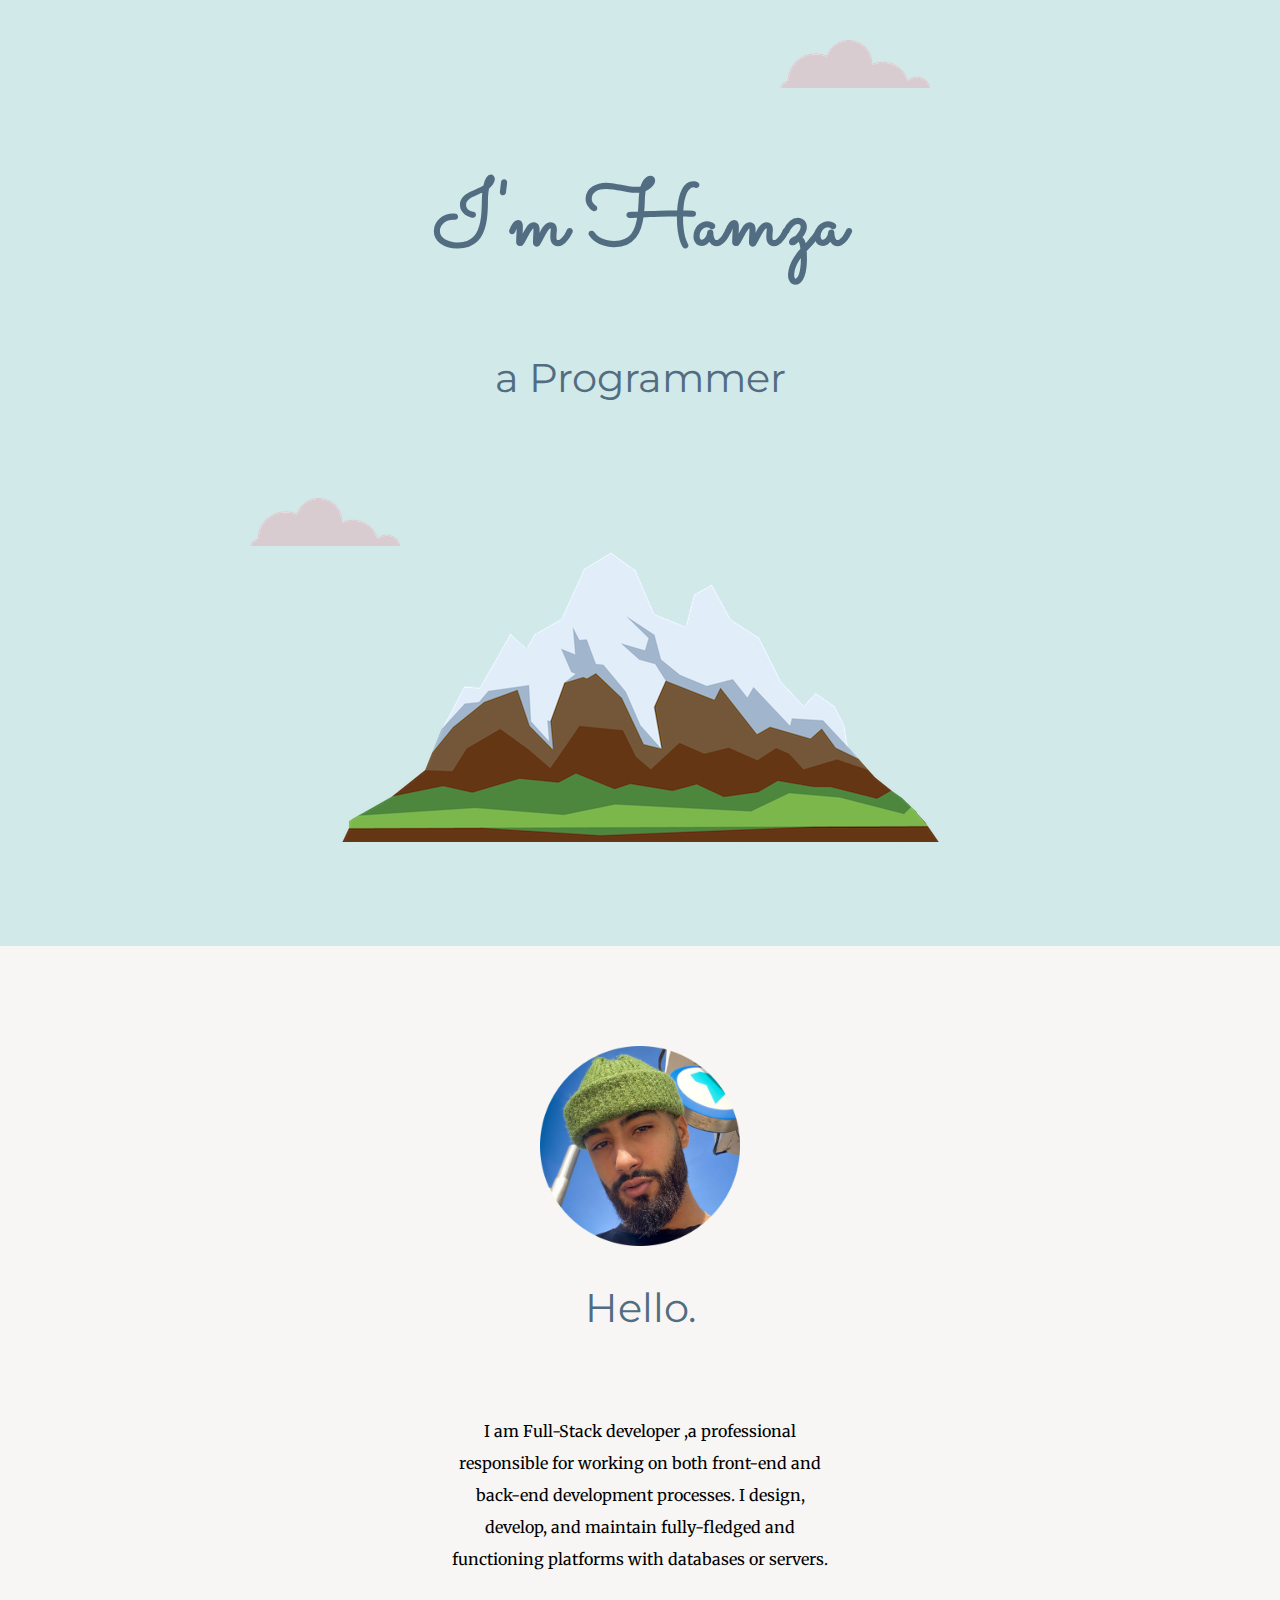
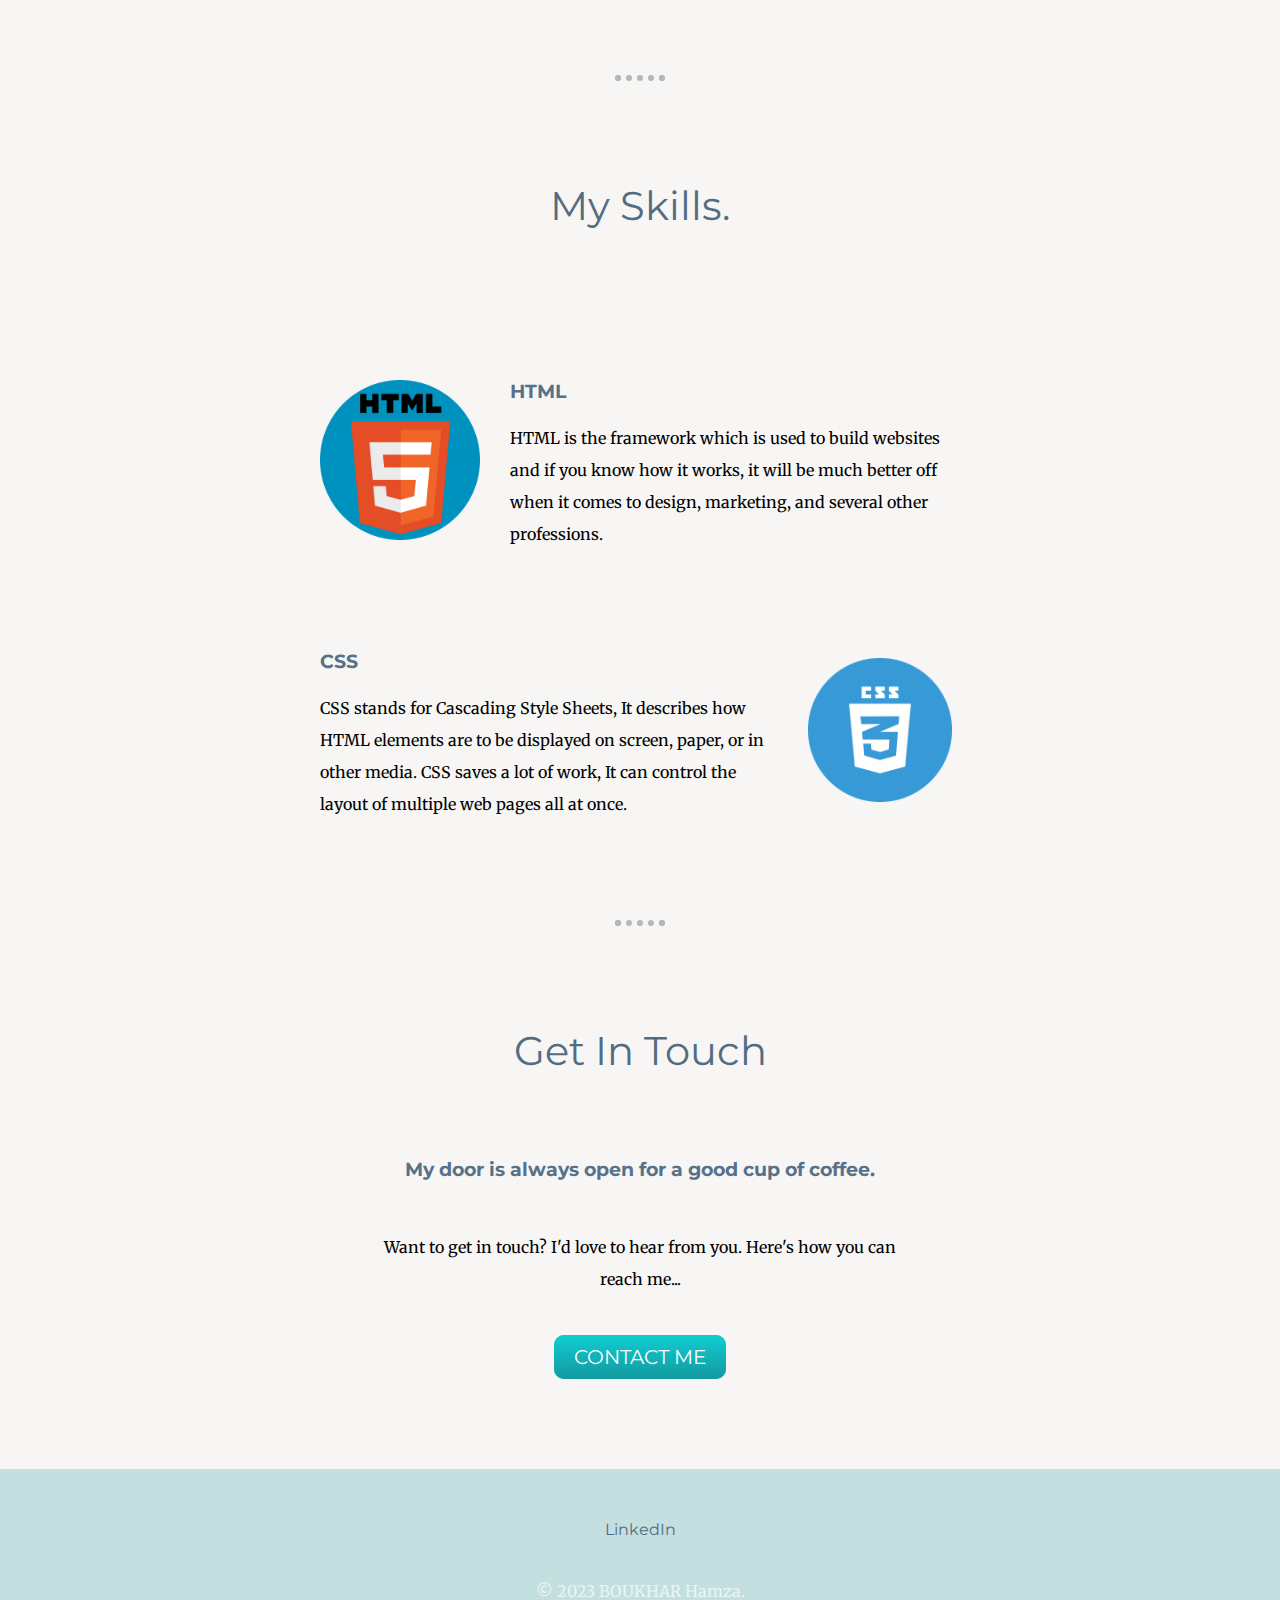
<file: index.html>
<!DOCTYPE html>
<html lang="en">
<head>
    <meta charset="UTF-8">
    <title>BOUKHAR Hamza</title>
    <link rel="stylesheet" href="css/styles.css">
    <link rel="Icon" href="faviconVapor.ico">
  <link rel="preconnect" href="https://fonts.googleapis.com">
  <link rel="preconnect" href="https://fonts.gstatic.com" crossorigin>
  <link rel="preconnect" href="https://fonts.googleapis.com">
  <link rel="preconnect" href="https://fonts.gstatic.com" crossorigin>
  <link href="https://fonts.googleapis.com/css2?family=Merriweather&family=Montserrat&family=Sacramento&display=swap" rel="stylesheet">
</head>
<body>
    <div class="top-container">
        <img class="top-cloud" src="images/cloud.png" alt="cloud pic">
        <h1>I'm Hamza</h1>
        <h2>a Programmer</h2>
        <img class="bottom-cloud" src="images/cloud.png" alt="cloud pic">
        <img src="images/mountain.png" alt="mountain pic">
    </div>
    <div class="middle-container">
        <div class="profile">
          <img class="Profile" src="images/pro2-modified.png" alt="Profile image">
          <h2>Hello.</h2>
          <p class="Intro">I am Full-Stack developer ,a professional responsible for working on both front-end and back-end development processes. I design, develop, and maintain fully-fledged and functioning platforms with databases or servers.</p>
        </div>
        <hr>
        <div class="skills">
          <h2>My Skills.</h2>
          <div class="skill-row">
            <img class="HTML" src="images/html5-modified.png" alt="HTML logo">
            <h3>HTML</h3>
            <p>HTML is the framework which is used to build websites and if you know how it works, it will be much better off when it comes to design, marketing, and several other professions.</p>
          </div>
          <div class="skill-row">
            <img class="CSS" src="images/css-variables-css-3-logo.png" alt="CSS logo">
            <h3>CSS</h3>
            <p>CSS stands for Cascading Style Sheets, It describes how HTML elements are to be displayed on screen, paper, or in other media. CSS saves a lot of work, It can control the layout of multiple web pages all at once.</p>
          </div>
        </div>
        <hr>
        <div class="contact-me">
          <h2>Get In Touch</h2>
          <h3>My door is always open for a good cup of coffee.</h3>
          <p class="contact-message">Want to get in touch? I'd love to hear from you. Here's how you can reach me...</p>
          <a class="btn" href="mailto:boukharhamza14@gmail.com">CONTACT ME</a>
        </div>
      </div>
      
      
      <div class="bottom-container">
        <a class="footer-link" href="https://www.linkedin.com/in/hamza-boukhar-b08ab3277">LinkedIn</a>
        <p class="copyright">© 2023 BOUKHAR Hamza.</p>
      </div>
      
</body>
</html>
</file>
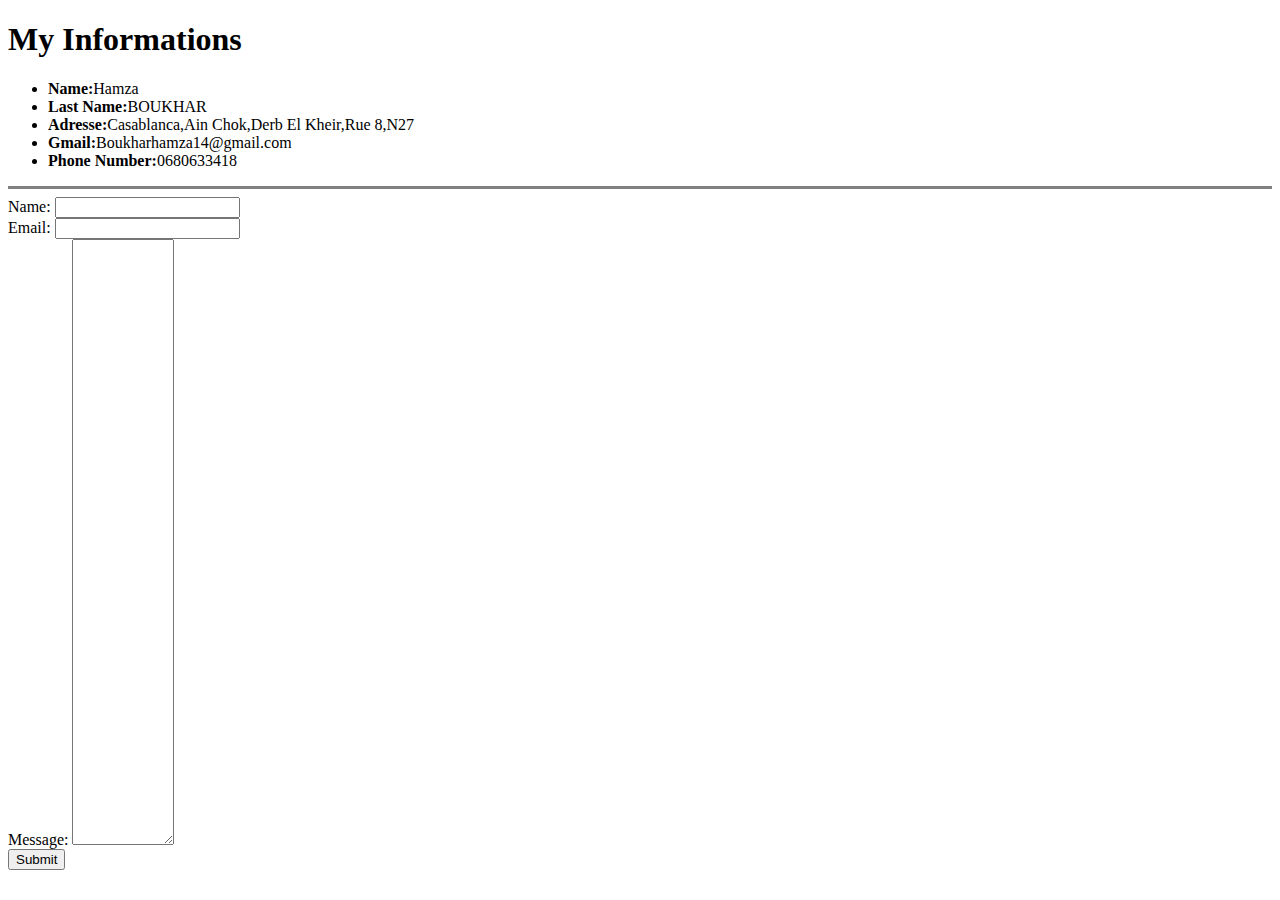
<file: contactme.html>
<!DOCTYPE html>
<html lang="en">
<head>
    <meta charset="UTF-8">
    <meta http-equiv="X-UA-Compatible" content="IE=edge">
    <meta name="viewport" content="width=device-width, initial-scale=1.0">
    <title>Contact Me</title>
</head>
<body>
    <h1>My Informations</h1>
    <ul>
        <li><strong>Name:</strong>Hamza</li>
        <li><strong>Last Name:</strong>BOUKHAR</li>
        <li><strong>Adresse:</strong>Casablanca,Ain Chok,Derb El Kheir,Rue 8,N27</li>
        <li><strong>Gmail:</strong>Boukharhamza14@gmail.com</li>
        <li><strong>Phone Number:</strong>0680633418</li>
    </ul>
    <hr size="3" noshade>
    <form action="mailto:boukharhamza14@gmail.com" method="post" enctype="text/plain">
        <label>Name:</label>
        <input type="text" name="Yourname"><br>
        <label>Email:</label>
        <input type="email" name="Youremail"><br>
        <label>Message:</label>
        <textarea name="Yourmessage" id="" cols="10" rows="40"></textarea><br>
        <input type="submit">

    </form>
</body>
</html>
</file>
<file: css/styles.css>
body{
    background-color: #F8F6F4;
    margin: 0;
    text-align: center;
    font-family: 'Merriweather', serif;
}
.top-container{
    background-color: #D2E9E9;
    position: relative;
    padding: 100px;
}
.middle-container{
    margin: 100px 0;
}

.bottom-container{
    background-color: #C4DFDF;
    padding: 50px 0 20px;
}

h1{
    color: #526D82;
    font-size: 5.625rem; /* 16px=100%=1em=1rem */
    margin: 50 auto 0 auto;
    font-family: 'Sacramento', cursive;

    
}
h2{
    color: #526D82;
    font-weight: normal;
    font-size: 2.5rem;
    font-family: 'Montserrat', sans-serif;
    padding-bottom: 50px;
}
h3{
    color: #567189;
    font-family: 'Montserrat', sans-serif;
}
p{
    line-height: 2;
}
hr{
    border: dotted 6px;
    color: #B7B7B7;
    margin: 100px auto;
    border-bottom: none;
    width: 3%;
}
a{
    color: #526D82; 
    font-family: 'Montserrat', sans-serif;
    margin: 20px 10px;
    text-decoration: none;
}
a:hover{
    color: #ffffff;
}
.copyright{
    color: #eaf6f6;
    font-size: 0.75 rem;
    padding: 20px 0;
}

.Intro{
    width: 30%;
    margin: auto;
}
.Profile{
    height: 200px;
    width: 200px;
}
.CSS{
    width: 25%;
    float: right;
    margin-left: 30px;
}
.HTML{
    width: 25%;
    float: left; /*clear property isthe antifloat property*/
    margin-right: 30px;
}
.top-cloud{
    position: absolute;
    right: 350px;
    top: 40px;
}
.bottom-cloud{
    position: absolute;
    left: 250px;
    bottom: 400px;
}

.skill-row{
    width: 50%;
    margin: 100px auto 100px auto;
    text-align: left;
    
}
.contact-message{
    width: 40%;
    margin: 50px auto 50px auto;
}
.btn {
    background: #11cdd4;
    background-image: -webkit-linear-gradient(top, #11cdd4, #11999e);
    background-image: -moz-linear-gradient(top, #11cdd4, #11999e);
    background-image: -ms-linear-gradient(top, #11cdd4, #11999e);
    background-image: -o-linear-gradient(top, #11cdd4, #11999e);
    background-image: linear-gradient(to bottom, #11cdd4, #11999e);
    -webkit-border-radius: 10;
    -moz-border-radius: 10;
    border-radius: 10px;
    font-family: 'Montserrat', sans-serif;
    color: #ffffff;
    font-size: 20px;
    padding: 10px 20px 10px 20px;
    text-decoration: none;
  }
  
  .btn:hover {
    background: #30e3cb;
    background-image: -webkit-linear-gradient(top, #30e3cb, #2bc4ed);
    background-image: -moz-linear-gradient(top, #30e3cb, #2bc4ed);
    background-image: -ms-linear-gradient(top, #30e3cb, #2bc4ed);
    background-image: -o-linear-gradient(top, #30e3cb, #2bc4ed);
    background-image: linear-gradient(to bottom, #30e3cb, #2bc4ed);
    text-decoration: none;
  }
</file>
